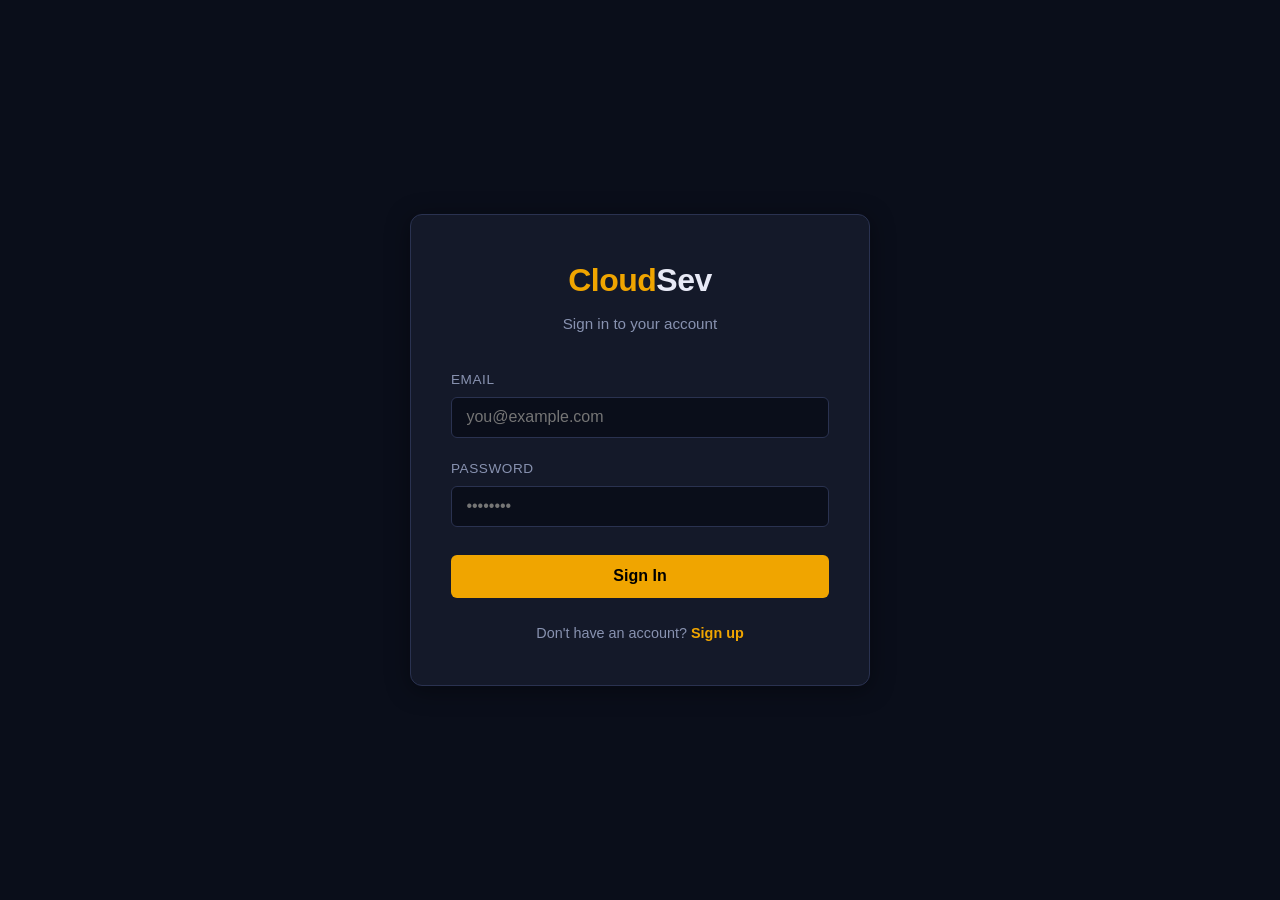
<file: website/index.html>
<!DOCTYPE html>
<html lang="en">
  <head>
    <meta charset="UTF-8" />
    <meta http-equiv="refresh" content="0; url=Login.html" />
    <meta name="viewport" content="width=device-width, initial-scale=1.0" />
    <title>CloudSev</title>
  </head>
  <body>
    <p>Redirecting to <a href="Login.html">CloudSev Login</a>...</p>
  </body>
</html>
</file>
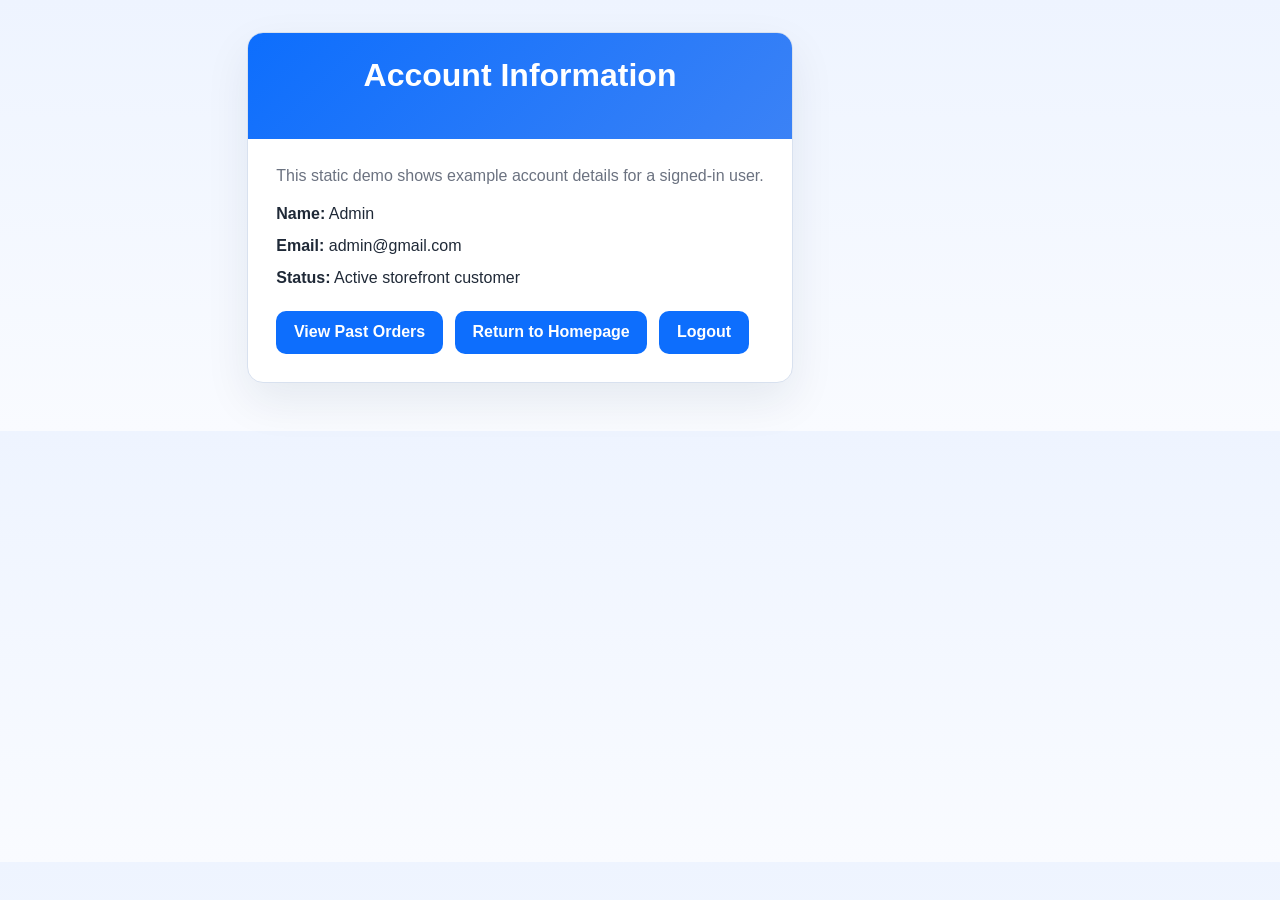
<file: Phase2_Web_Page/AccountInfo.html>
<!DOCTYPE html>
<html lang="en">
  <head>
    <meta charset="UTF-8" />
    <meta name="viewport" content="width=device-width, initial-scale=1.0" />
    <title>CloudSev | Account Info</title>
    <link rel="stylesheet" type="text/css" href="css/bootstrap.css" />
  </head>
  <body>
    <div class="container">
      <div class="row col-md-6 col-md-offset-3">
        <div class="panel panel-primary">
          <div class="panel-heading text-center">
            <h1>Account Information</h1>
          </div>
          <div class="panel-body">
            <p class="page-copy">This static demo shows example account details for a signed-in user.</p>
            <ul class="info-list">
              <li><strong>Name:</strong> Admin</li>
              <li><strong>Email:</strong> admin@gmail.com</li>
              <li><strong>Status:</strong> Active storefront customer</li>
            </ul>

            <div class="inline-actions">
              <a class="button-link" href="UsersPastOrders.html">View Past Orders</a>
              <a class="button-link" href="HomePage.html">Return to Homepage</a>
              <a class="button-link" href="Login.html">Logout</a>
            </div>
          </div>
        </div>
      </div>
    </div>
  </body>
</html>
</file>
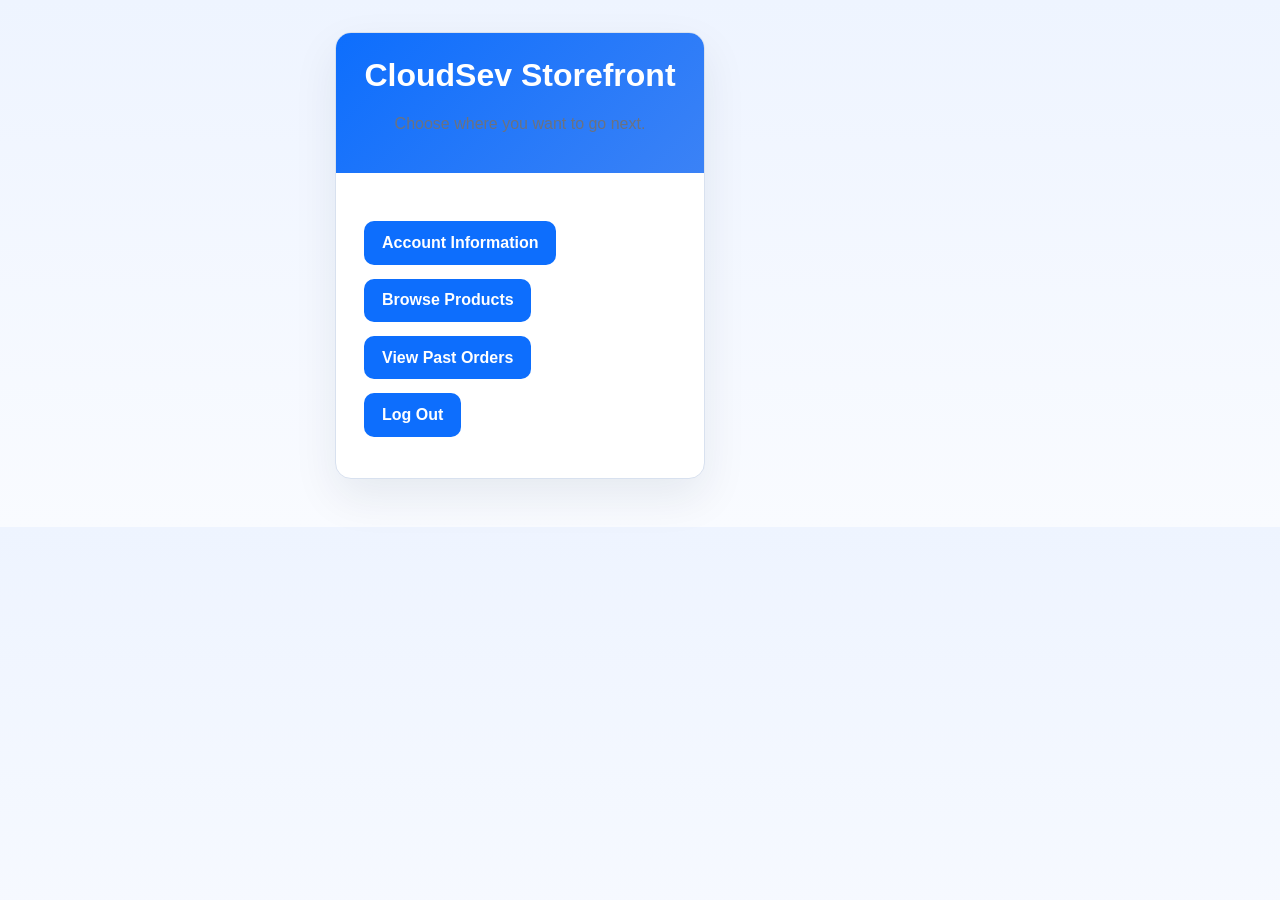
<file: Phase2_Web_Page/HomePage.html>
<!DOCTYPE html>
<html lang="en">
  <head>
    <meta charset="UTF-8" />
    <meta name="viewport" content="width=device-width, initial-scale=1.0" />
    <title>CloudSev | Home</title>
    <link rel="stylesheet" type="text/css" href="css/bootstrap.css" />
  </head>
  <body>
    <div class="container">
      <div class="row col-md-6 col-md-offset-3">
        <div class="panel panel-primary">
          <div class="panel-heading text-center">
            <h1>CloudSev Storefront</h1>
            <p class="subtitle">Choose where you want to go next.</p>
          </div>
          <div class="panel-body">
            <ul class="nav-list">
              <li><a href="AccountInfo.html">Account Information</a></li>
              <li><a href="Products.html">Browse Products</a></li>
              <li><a href="UsersPastOrders.html">View Past Orders</a></li>
              <li><a href="Login.html">Log Out</a></li>
            </ul>
          </div>
        </div>
      </div>
    </div>
  </body>
</html>
</file>
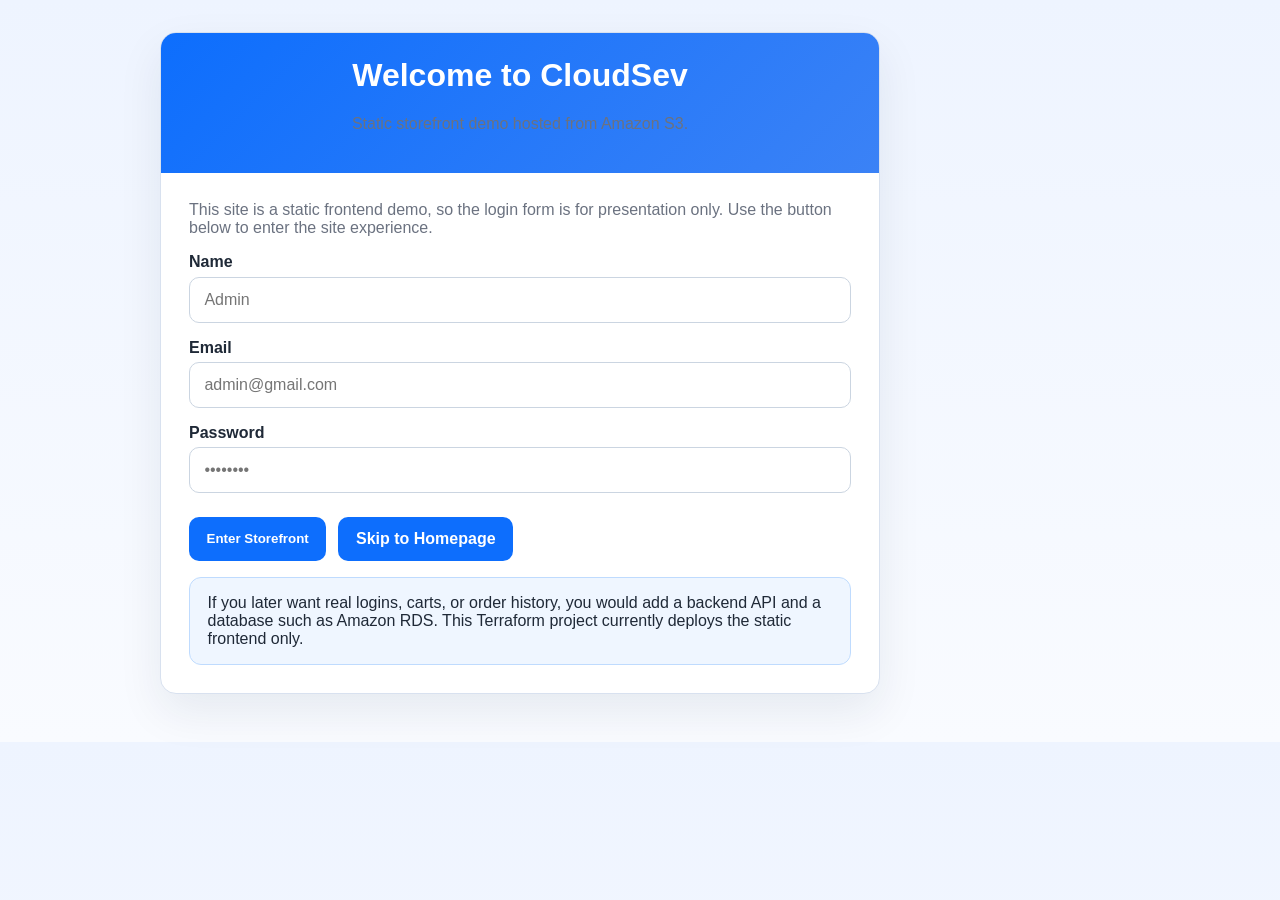
<file: Phase2_Web_Page/Login.html>
<!DOCTYPE html>
<html lang="en">
  <head>
    <meta charset="UTF-8" />
    <meta name="viewport" content="width=device-width, initial-scale=1.0" />
    <title>CloudSev | Login</title>
    <link rel="stylesheet" type="text/css" href="css/bootstrap.css" />
  </head>
  <body>
    <div class="container">
      <div class="row col-md-6 col-md-offset-3">
        <div class="panel panel-primary">
          <div class="panel-heading text-center">
            <h1>Welcome to CloudSev</h1>
            <p class="subtitle">Static storefront demo hosted from Amazon S3.</p>
          </div>
          <div class="panel-body">
            <p class="page-copy">
              This site is a static frontend demo, so the login form is for presentation only.
              Use the button below to enter the site experience.
            </p>

            <form action="HomePage.html" method="get">
              <div class="form-group">
                <label for="name">Name</label>
                <input id="name" type="text" class="form-control" name="name" placeholder="Admin" />
              </div>

              <div class="form-group">
                <label for="email">Email</label>
                <input id="email" type="email" class="form-control" name="email" placeholder="admin@gmail.com" />
              </div>

              <div class="form-group">
                <label for="password">Password</label>
                <input id="password" type="password" class="form-control" name="password" placeholder="••••••••" />
              </div>

              <div class="form-actions">
                <input type="submit" value="Enter Storefront" />
                <a class="button-link" href="HomePage.html">Skip to Homepage</a>
              </div>
            </form>

            <div class="notice">
              If you later want real logins, carts, or order history, you would add a backend API
              and a database such as Amazon RDS. This Terraform project currently deploys the static frontend only.
            </div>
          </div>
        </div>
      </div>
    </div>
  </body>
</html>
</file>
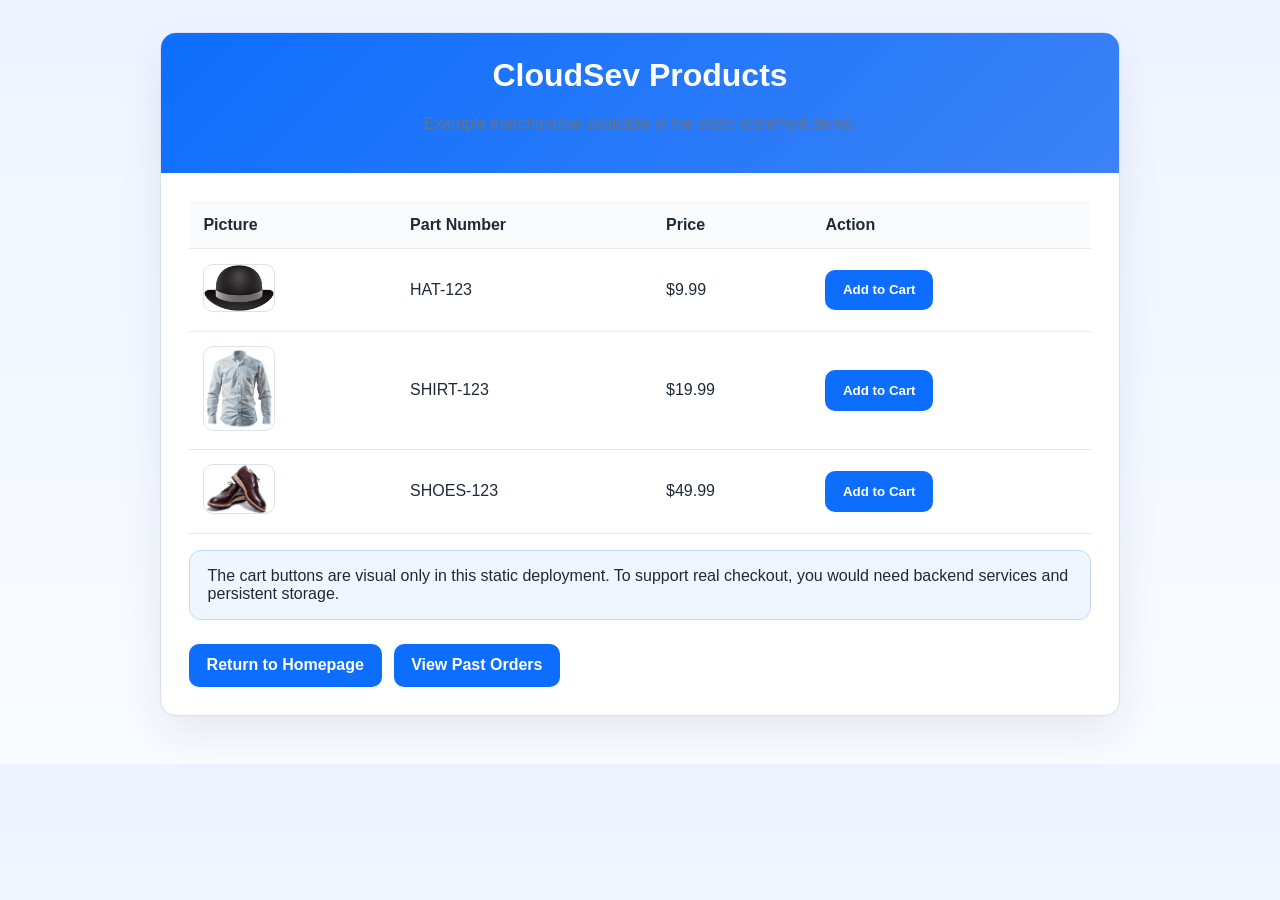
<file: Phase2_Web_Page/Products.html>
<!DOCTYPE html>
<html lang="en">
  <head>
    <meta charset="UTF-8" />
    <meta name="viewport" content="width=device-width, initial-scale=1.0" />
    <title>CloudSev | Products</title>
    <link rel="stylesheet" type="text/css" href="css/bootstrap.css" />
  </head>
  <body>
    <div class="container">
      <div class="panel panel-primary">
        <div class="panel-heading text-center">
          <h1>CloudSev Products</h1>
          <p class="subtitle">Example merchandise available in the static storefront demo.</p>
        </div>
        <div class="panel-body">
          <div class="table-card">
            <table class="product-table">
              <tr>
                <th>Picture</th>
                <th>Part Number</th>
                <th>Price</th>
                <th>Action</th>
              </tr>
              <tr>
                <td><img src="hat.png" alt="CloudSev hat" /></td>
                <td>HAT-123</td>
                <td>$9.99</td>
                <td><button type="button">Add to Cart</button></td>
              </tr>
              <tr>
                <td><img src="shirt.png" alt="CloudSev shirt" /></td>
                <td>SHIRT-123</td>
                <td>$19.99</td>
                <td><button type="button">Add to Cart</button></td>
              </tr>
              <tr>
                <td><img src="shoes.png" alt="CloudSev shoes" /></td>
                <td>SHOES-123</td>
                <td>$49.99</td>
                <td><button type="button">Add to Cart</button></td>
              </tr>
            </table>
          </div>

          <div class="notice">
            The cart buttons are visual only in this static deployment. To support real checkout, you would need
            backend services and persistent storage.
          </div>

          <div class="inline-actions">
            <a class="button-link" href="HomePage.html">Return to Homepage</a>
            <a class="button-link" href="UsersPastOrders.html">View Past Orders</a>
          </div>
        </div>
      </div>
    </div>
  </body>
</html>
</file>
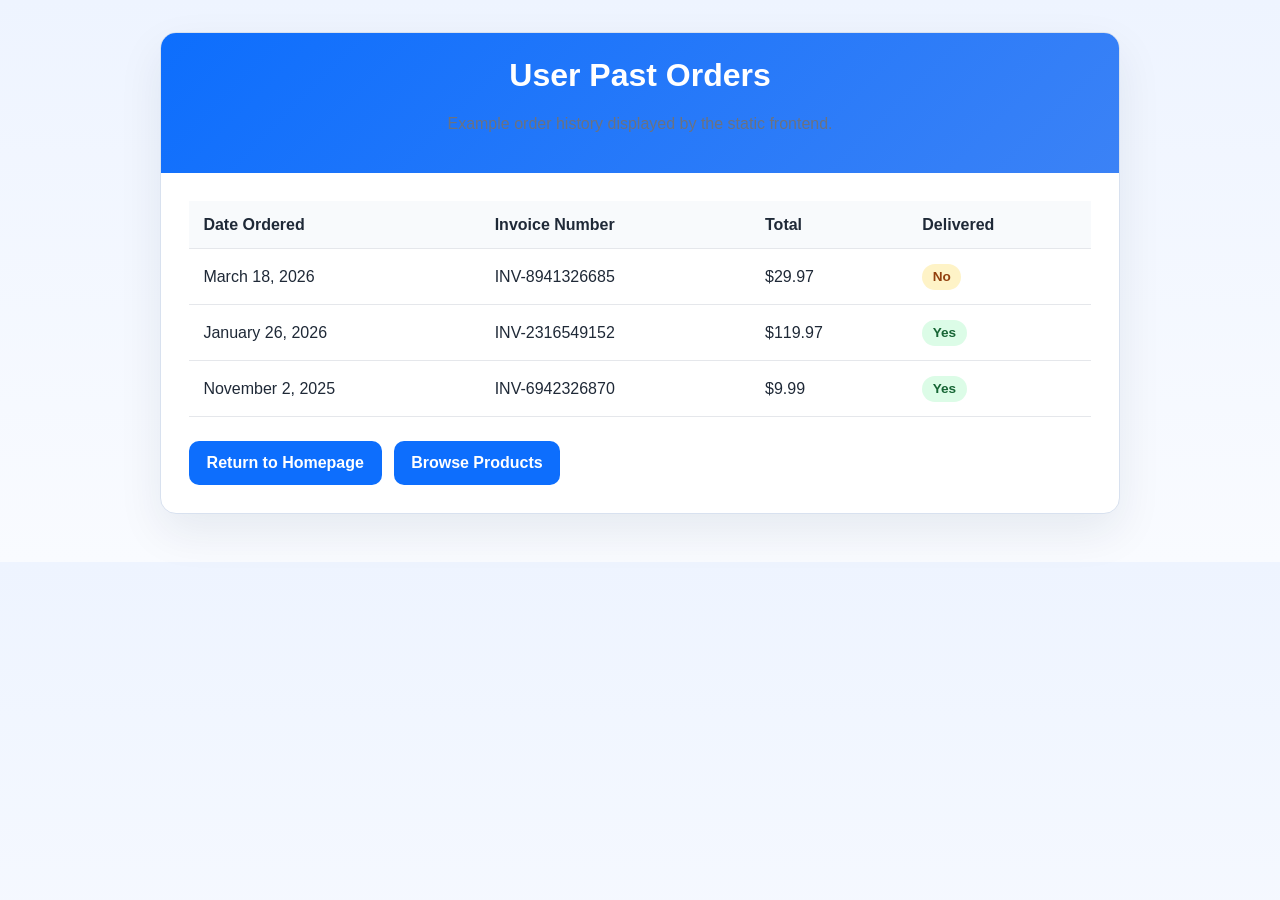
<file: Phase2_Web_Page/UsersPastOrders.html>
<!DOCTYPE html>
<html lang="en">
  <head>
    <meta charset="UTF-8" />
    <meta name="viewport" content="width=device-width, initial-scale=1.0" />
    <title>CloudSev | Past Orders</title>
    <link rel="stylesheet" type="text/css" href="css/bootstrap.css" />
  </head>
  <body>
    <div class="container">
      <div class="panel panel-primary">
        <div class="panel-heading text-center">
          <h1>User Past Orders</h1>
          <p class="subtitle">Example order history displayed by the static frontend.</p>
        </div>
        <div class="panel-body">
          <div class="table-card">
            <table class="orders-table">
              <tr>
                <th>Date Ordered</th>
                <th>Invoice Number</th>
                <th>Total</th>
                <th>Delivered</th>
              </tr>
              <tr>
                <td>March 18, 2026</td>
                <td>INV-8941326685</td>
                <td>$29.97</td>
                <td><span class="badge badge-pending">No</span></td>
              </tr>
              <tr>
                <td>January 26, 2026</td>
                <td>INV-2316549152</td>
                <td>$119.97</td>
                <td><span class="badge badge-success">Yes</span></td>
              </tr>
              <tr>
                <td>November 2, 2025</td>
                <td>INV-6942326870</td>
                <td>$9.99</td>
                <td><span class="badge badge-success">Yes</span></td>
              </tr>
            </table>
          </div>

          <div class="inline-actions">
            <a class="button-link" href="HomePage.html">Return to Homepage</a>
            <a class="button-link" href="Products.html">Browse Products</a>
          </div>
        </div>
      </div>
    </div>
  </body>
</html>
</file>
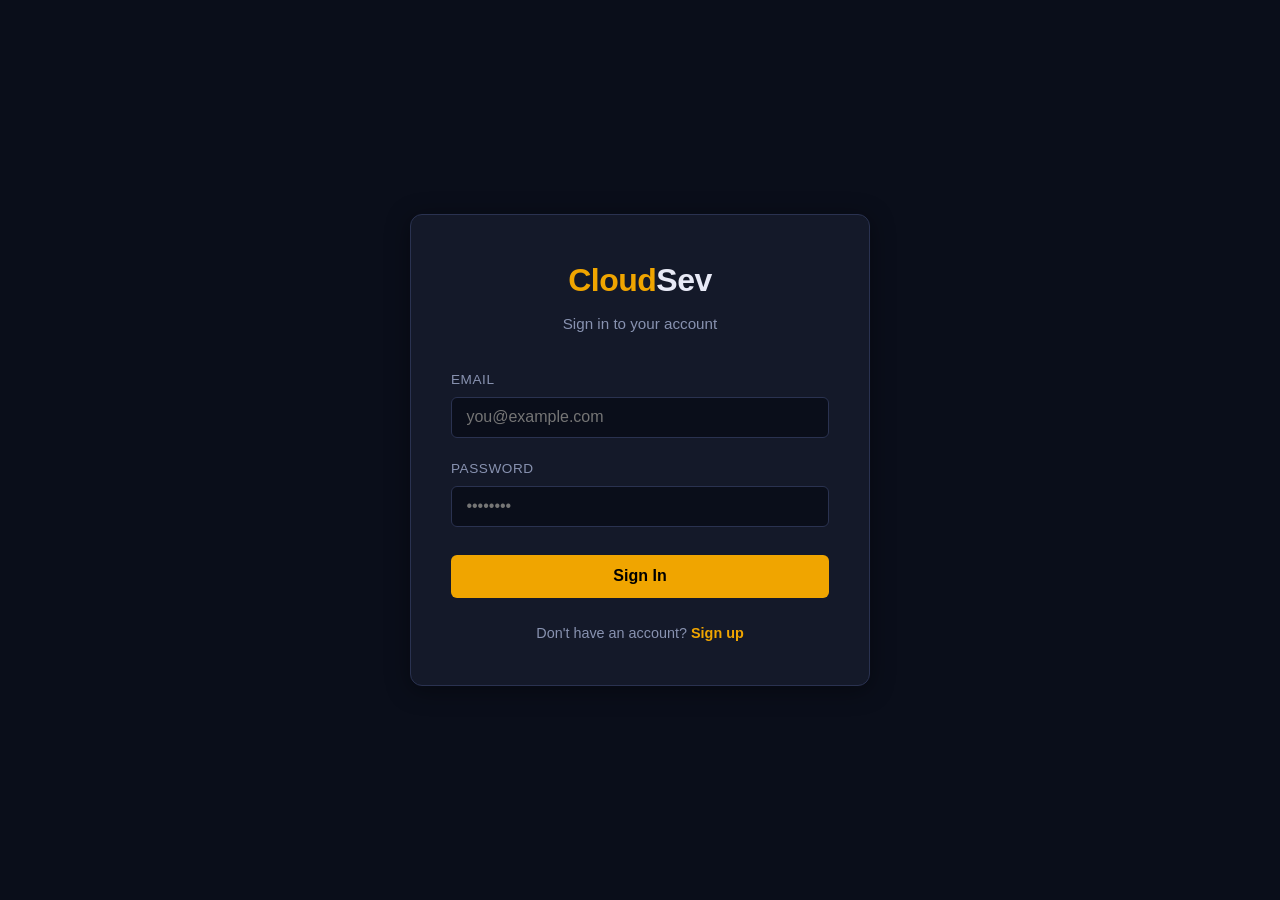
<file: website/CustomPrint.html>
<!DOCTYPE html>
<html lang="en">
<head>
  <meta charset="UTF-8" />
  <meta name="viewport" content="width=device-width, initial-scale=1.0" />
  <title>CloudSev | Custom Print</title>
  <link rel="stylesheet" href="css/app.css" />
</head>
<body>
<nav class="navbar">
  <a class="navbar-brand" href="HomePage.html"><span>Cloud</span>Sev</a>
  <div class="navbar-links">
    <a href="Products.html">Products</a>
    <a href="UsersPastOrders.html">Orders</a>
    <a href="AccountInfo.html">Account</a>
    <button onclick="logout()">Logout</button>
  </div>
</nav>

<div class="container" style="padding-top:2rem; padding-bottom:3rem;">
  <div class="page-header">
    <h1>Custom Print</h1>
    <a href="HomePage.html" class="btn btn-secondary btn-sm">← Home</a>
  </div>

  <div id="alert" class="alert alert-error" style="display:none"></div>
  <div id="alert-success" class="alert alert-success" style="display:none"></div>

  <div id="upload-section" class="card card-wide" style="max-width:100%;">
    <h2 style="font-size:1.1rem; margin-bottom:1.25rem;">Upload Your Design</h2>

    <div class="form-group">
      <label>Design File</label>
      <div id="drop-zone"
        style="border:2px dashed var(--border); border-radius:var(--radius); padding:2.5rem; text-align:center; cursor:pointer; transition:border-color var(--transition);"
        onclick="document.getElementById('file-input').click()">
        <div style="font-size:2.5rem; margin-bottom:0.5rem;">🎨</div>
        <p style="color:var(--text-muted); margin-bottom:0.5rem;">Drag &amp; drop or click to browse</p>
        <p style="font-size:0.8rem; color:var(--text-muted);">Accepted: images (PNG, JPG, GIF, etc.) and PDF</p>
      </div>
      <input type="file" id="file-input" accept="image/*,.pdf" style="display:none" />
    </div>

    <div id="preview-section" style="display:none; margin-bottom:1.25rem;">
      <label>Selected File</label>
      <div style="display:flex; align-items:center; gap:1rem; background:var(--surface-2); border:1px solid var(--border); border-radius:var(--radius-sm); padding:0.75rem 1rem;">
        <img id="preview-img" src="" alt="preview" style="width:60px; height:60px; object-fit:cover; border-radius:4px; display:none;" />
        <div id="preview-icon" style="font-size:2rem; display:none;">📄</div>
        <div>
          <div id="preview-name" style="font-weight:600;"></div>
          <div id="preview-size" style="font-size:0.8rem; color:var(--text-muted);"></div>
        </div>
        <button class="btn btn-danger" style="margin-left:auto;" onclick="clearFile()">✕</button>
      </div>
    </div>

    <div class="form-group">
      <label>Notes (optional)</label>
      <input type="text" id="notes" placeholder="e.g. print on front, size L, blue ink…" />
    </div>

    <button class="btn btn-primary" id="upload-btn" onclick="uploadAndReview()" disabled>Upload &amp; Review</button>
  </div>

  <div id="confirm-section" class="card card-wide" style="display:none; max-width:100%; margin-top:1.5rem;">
    <h2 style="font-size:1.1rem; margin-bottom:1.25rem;">Review Your Order</h2>
    <ul class="info-list">
      <li><strong>File</strong> <span id="confirm-file"></span></li>
      <li><strong>Notes</strong> <span id="confirm-notes"></span></li>
      <li><strong>Price</strong> <span style="color:var(--gold); font-weight:700;">$25.00</span></li>
    </ul>
    <div style="display:flex; gap:0.75rem; margin-top:1.25rem; flex-wrap:wrap;">
      <button class="btn btn-primary" style="width:auto;" id="order-btn" onclick="placeOrder()">Place Order</button>
      <button class="btn btn-secondary btn-sm" onclick="cancelOrder()">Cancel</button>
    </div>
  </div>
</div>

<script src="js/api.js"></script>
<script>
  if (!requireAuth()) throw new Error("redirecting");

  let uploadedKey = null;
  let selectedFile = null;

  const fileInput = document.getElementById("file-input");
  const dropZone = document.getElementById("drop-zone");

  fileInput.addEventListener("change", () => {
    if (fileInput.files[0]) setFile(fileInput.files[0]);
  });

  dropZone.addEventListener("dragover", e => {
    e.preventDefault();
    dropZone.style.borderColor = "var(--gold)";
  });

  dropZone.addEventListener("dragleave", () => {
    dropZone.style.borderColor = "var(--border)";
  });

  dropZone.addEventListener("drop", e => {
    e.preventDefault();
    dropZone.style.borderColor = "var(--border)";
    if (e.dataTransfer.files[0]) setFile(e.dataTransfer.files[0]);
  });

  function setFile(file) {
    selectedFile = file;
    document.getElementById("preview-name").textContent = file.name;
    document.getElementById("preview-size").textContent = (file.size / 1024).toFixed(1) + " KB";
    document.getElementById("preview-section").style.display = "";
    document.getElementById("upload-btn").disabled = false;
    const img = document.getElementById("preview-img");
    const icon = document.getElementById("preview-icon");
    if (file.type.startsWith("image/")) {
      img.src = URL.createObjectURL(file);
      img.style.display = "";
      icon.style.display = "none";
    } else {
      img.style.display = "none";
      icon.style.display = "";
    }
  }

  function clearFile() {
    selectedFile = null;
    fileInput.value = "";
    document.getElementById("preview-section").style.display = "none";
    document.getElementById("upload-btn").disabled = true;
  }

  async function uploadAndReview() {
    const btn = document.getElementById("upload-btn");
    btn.disabled = true;
    btn.textContent = "Uploading…";
    document.getElementById("alert").style.display = "none";
    try {
      const { uploadUrl, key } = await api.getCustomPrintUploadUrl(
        selectedFile.name,
        selectedFile.type || "application/octet-stream"
      );
      const s3Res = await fetch(uploadUrl, {
        method: "PUT",
        body: selectedFile,
        headers: { "Content-Type": selectedFile.type || "application/octet-stream" },
      });
      if (!s3Res.ok) throw new Error(`Upload failed (${s3Res.status})`);
      uploadedKey = key;
      document.getElementById("confirm-file").textContent = selectedFile.name;
      document.getElementById("confirm-notes").textContent =
        document.getElementById("notes").value || "—";
      document.getElementById("upload-section").style.display = "none";
      document.getElementById("confirm-section").style.display = "";
    } catch (err) {
      const alertEl = document.getElementById("alert");
      alertEl.textContent = err.message;
      alertEl.style.display = "";
      btn.disabled = false;
      btn.textContent = "Upload & Review";
    }
  }

  async function placeOrder() {
    const btn = document.getElementById("order-btn");
    btn.disabled = true;
    btn.textContent = "Placing…";
    document.getElementById("alert").style.display = "none";
    try {
      const notes = document.getElementById("notes").value;
      const { orderId } = await api.placeCustomPrintOrder(uploadedKey, notes);
      document.getElementById("confirm-section").style.display = "none";
      const success = document.getElementById("alert-success");
      success.textContent = `Order placed! Order ID: ${orderId.slice(0, 8).toUpperCase()}`;
      success.style.display = "";
    } catch (err) {
      const alertEl = document.getElementById("alert");
      alertEl.textContent = err.message;
      alertEl.style.display = "";
      btn.disabled = false;
      btn.textContent = "Place Order";
    }
  }

  function cancelOrder() {
    uploadedKey = null;
    document.getElementById("confirm-section").style.display = "none";
    document.getElementById("upload-section").style.display = "";
    document.getElementById("upload-btn").disabled = !selectedFile;
    document.getElementById("upload-btn").textContent = "Upload & Review";
  }
</script>
</body>
</html>
</file>
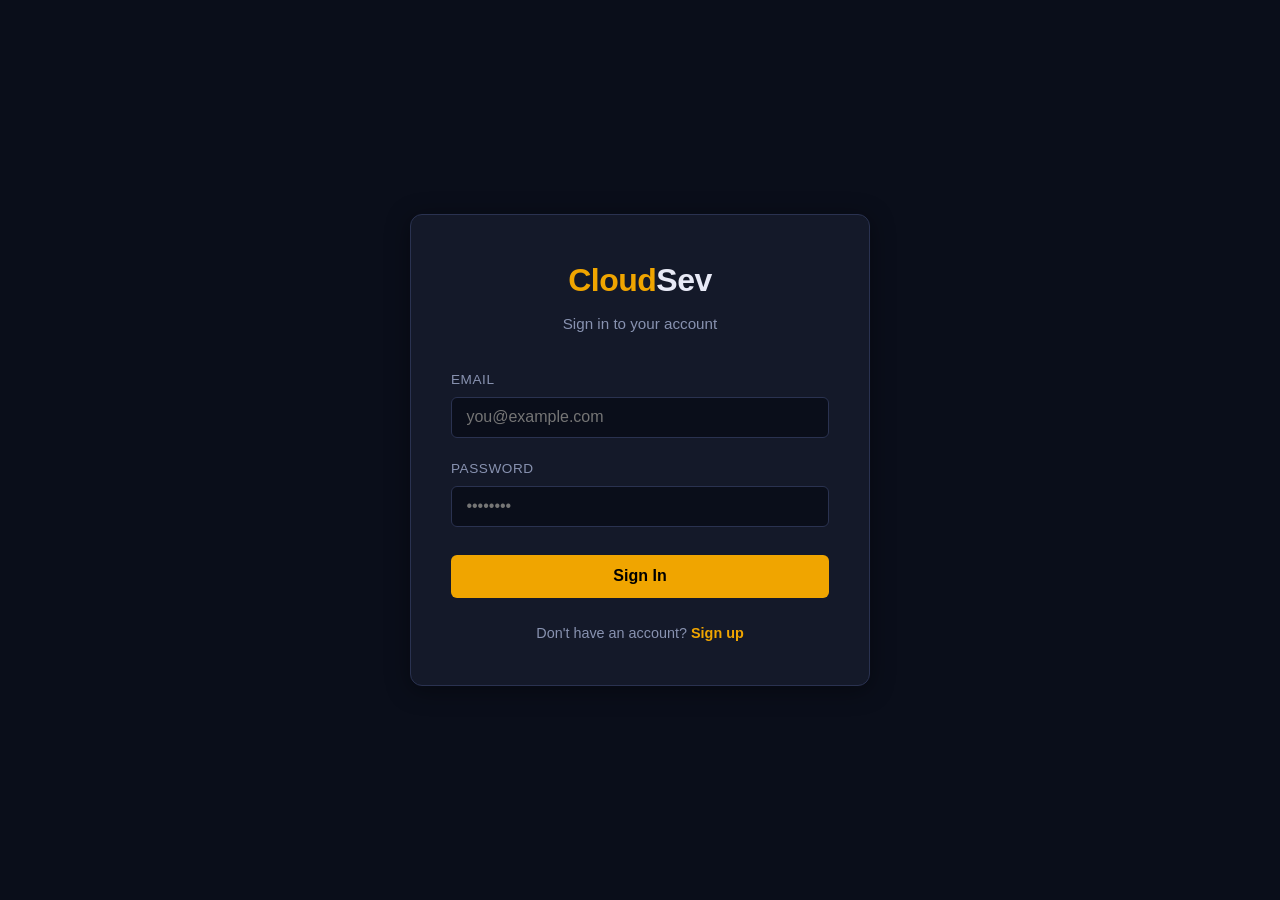
<file: website/Login.html>
<!DOCTYPE html>
<html lang="en">
<head>
  <meta charset="UTF-8" />
  <meta name="viewport" content="width=device-width, initial-scale=1.0" />
  <title>CloudSev | Login</title>
  <link rel="stylesheet" href="css/app.css" />
</head>
<body>
<div class="page-center">
  <div class="card">
    <div class="card-header">
      <h1><span class="logo-accent">Cloud</span>Sev</h1>
      <p id="form-subtitle">Sign in to your account</p>
    </div>

    <div id="alert" class="alert alert-error" style="display:none"></div>

    <!-- LOGIN FORM -->
    <form id="login-form">
      <div class="form-group">
        <label for="email">Email</label>
        <input id="email" type="email" placeholder="you@example.com" required />
      </div>
      <div class="form-group">
        <label for="password">Password</label>
        <input id="password" type="password" placeholder="••••••••" required />
      </div>
      <button type="submit" class="btn btn-primary" id="submit-btn">Sign In</button>
    </form>

    <!-- SIGNUP FORM (hidden by default) -->
    <form id="signup-form" style="display:none">
      <div class="form-group">
        <label for="name">Full Name</label>
        <input id="name" type="text" placeholder="Jane Doe" required />
      </div>
      <div class="form-group">
        <label for="email2">Email</label>
        <input id="email2" type="email" placeholder="you@example.com" required />
      </div>
      <div class="form-group">
        <label for="password2">Password</label>
        <input id="password2" type="password" placeholder="At least 6 characters" required minlength="6" />
      </div>
      <button type="submit" class="btn btn-primary" id="signup-btn">Create Account</button>
    </form>

    <div class="auth-toggle">
      <span id="toggle-text">Don't have an account?</span>
      <a id="toggle-link" onclick="toggleForm()">Sign up</a>
    </div>
  </div>
</div>

<script src="js/api.js"></script>
<script>
  // If already logged in, skip to home
  if (getUser()) window.location.href = "HomePage.html";

  let isLogin = true;

  function toggleForm() {
    isLogin = !isLogin;
    document.getElementById("login-form").style.display = isLogin ? "" : "none";
    document.getElementById("signup-form").style.display = isLogin ? "none" : "";
    document.getElementById("form-subtitle").textContent = isLogin ? "Sign in to your account" : "Create a new account";
    document.getElementById("toggle-text").textContent = isLogin ? "Don't have an account?" : "Already have an account?";
    document.getElementById("toggle-link").textContent = isLogin ? "Sign up" : "Sign in";
    document.getElementById("alert").style.display = "none";
  }

  function showAlert(msg) {
    const el = document.getElementById("alert");
    el.textContent = msg;
    el.style.display = "";
  }

  function saveAndRedirect(data) {
    localStorage.setItem("token", data.token);
    window.location.href = "HomePage.html";
  }

  document.getElementById("login-form").addEventListener("submit", async (e) => {
    e.preventDefault();
    const btn = document.getElementById("submit-btn");
    btn.disabled = true;
    btn.textContent = "Signing in…";
    try {
      const data = await api.login(
        document.getElementById("email").value,
        document.getElementById("password").value
      );
      saveAndRedirect(data);
    } catch (err) {
      showAlert(err.message);
      btn.disabled = false;
      btn.textContent = "Sign In";
    }
  });

  document.getElementById("signup-form").addEventListener("submit", async (e) => {
    e.preventDefault();
    const btn = document.getElementById("signup-btn");
    btn.disabled = true;
    btn.textContent = "Creating account…";
    try {
      const data = await api.signup(
        document.getElementById("name").value,
        document.getElementById("email2").value,
        document.getElementById("password2").value
      );
      saveAndRedirect(data);
    } catch (err) {
      showAlert(err.message);
      btn.disabled = false;
      btn.textContent = "Create Account";
    }
  });
</script>
</body>
</html>
</file>
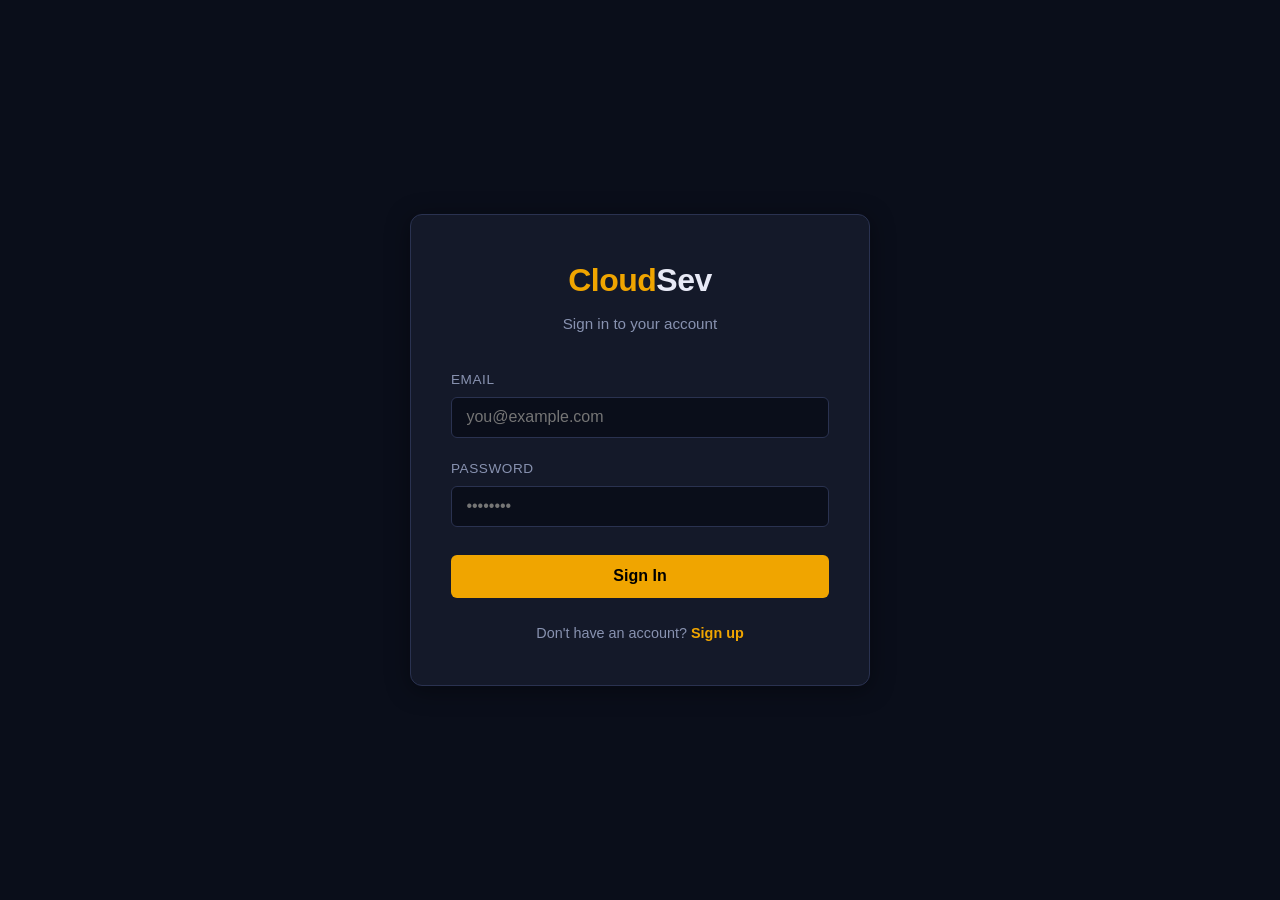
<file: website/Products.html>
<!DOCTYPE html>
<html lang="en">
<head>
  <meta charset="UTF-8" />
  <meta name="viewport" content="width=device-width, initial-scale=1.0" />
  <title>CloudSev | Products</title>
  <link rel="stylesheet" href="css/app.css" />
</head>
<body>
<nav class="navbar">
  <a class="navbar-brand" href="HomePage.html"><span>Cloud</span>Sev</a>
  <div class="navbar-links">
    <a href="UsersPastOrders.html">Orders</a>
    <a href="AccountInfo.html">Account</a>
    <a href="#cart">Cart <span class="cart-badge" id="cart-count">0</span></a>
    <button onclick="logout()">Logout</button>
  </div>
</nav>

<div class="container" style="padding-top:2rem; padding-bottom:3rem;">
  <div class="page-header">
    <h1>Products</h1>
    <a href="HomePage.html" class="btn btn-secondary btn-sm">← Home</a>
  </div>

  <div id="alert" class="alert alert-error" style="display:none"></div>
  <div id="alert-success" class="alert alert-success" style="display:none"></div>

  <div id="products-loading" class="loading-state">
    <div class="spinner"></div>
    <p style="margin-top:1rem;">Loading products…</p>
  </div>
  <div id="products-grid" class="products-grid" style="display:none"></div>

  <!-- CART PANEL -->
  <div id="cart" class="cart-panel" style="display:none">
    <h2>🛒 Your Cart</h2>
    <div id="cart-items"></div>
    <div class="cart-total" id="cart-total" style="display:none"></div>
    <div style="margin-top:1rem; display:flex; gap:0.75rem; flex-wrap:wrap;">
      <button class="btn btn-primary" style="width:auto;" onclick="checkout()" id="checkout-btn">Checkout</button>
      <a href="UsersPastOrders.html" class="btn btn-secondary btn-sm">View Orders</a>
    </div>
  </div>
</div>

<script src="js/api.js"></script>
<script>
  if (!requireAuth()) throw new Error("redirecting");

  let cartItems = [];

  function renderCart() {
    const count = cartItems.reduce((s, i) => s + i.quantity, 0);
    document.getElementById("cart-count").textContent = count;
    const panel = document.getElementById("cart");
    const itemsEl = document.getElementById("cart-items");
    const totalEl = document.getElementById("cart-total");

    if (count === 0) {
      panel.style.display = "none";
      return;
    }
    panel.style.display = "";
    let total = 0;
    itemsEl.innerHTML = cartItems.map(item => {
      total += item.price * item.quantity;
      return `<div class="cart-item">
        <div>
          <div class="cart-item-name">${item.name}</div>
          <div class="cart-item-meta">${item.partNumber} · qty ${item.quantity}</div>
        </div>
        <div style="display:flex; align-items:center; gap:1rem;">
          <span style="font-weight:700; color:var(--gold);">$${(item.price * item.quantity).toFixed(2)}</span>
          <button class="btn btn-danger" onclick="removeItem('${item.productId}')">✕</button>
        </div>
      </div>`;
    }).join("");
    totalEl.style.display = "";
    totalEl.textContent = `Total: $${total.toFixed(2)}`;
  }

  async function loadProducts() {
    try {
      const products = await api.products();
      document.getElementById("products-loading").style.display = "none";
      const grid = document.getElementById("products-grid");
      grid.style.display = "";
      grid.innerHTML = products.map(p => `
        <div class="product-card">
          <img src="${p.imageUrl}" alt="${p.name}" onerror="this.style.background='var(--surface-2)'" />
          <div class="product-card-body">
            <div class="product-card-name">${p.name}</div>
            <div class="product-card-part">${p.partNumber}</div>
            <div class="product-card-price">$${p.price.toFixed(2)}</div>
            <button class="btn btn-primary btn-sm" onclick="addToCart('${p.productId}', this)">Add to Cart</button>
          </div>
        </div>`).join("");
    } catch (err) {
      document.getElementById("products-loading").style.display = "none";
      const alert = document.getElementById("alert");
      alert.textContent = "Failed to load products: " + err.message;
      alert.style.display = "";
    }
  }

  async function loadCart() {
    try {
      cartItems = await api.getCart();
      renderCart();
    } catch {}
  }

  async function addToCart(productId, btn) {
    const orig = btn.textContent;
    btn.disabled = true;
    btn.textContent = "Adding…";
    try {
      await api.addToCart(productId, 1);
      cartItems = await api.getCart();
      renderCart();
      const success = document.getElementById("alert-success");
      success.textContent = "Added to cart!";
      success.style.display = "";
      setTimeout(() => success.style.display = "none", 2000);
      btn.textContent = "✓ Added";
      setTimeout(() => { btn.textContent = orig; btn.disabled = false; }, 2000);
    } catch (err) {
      const alertEl = document.getElementById("alert");
      alertEl.textContent = err.message;
      alertEl.style.display = "";
      btn.textContent = orig;
      btn.disabled = false;
    }
  }

  async function removeItem(productId) {
    try {
      await api.removeFromCart(productId);
      cartItems = await api.getCart();
      renderCart();
    } catch (err) {
      const alertEl = document.getElementById("alert");
      alertEl.textContent = err.message;
      alertEl.style.display = "";
    }
  }

  async function checkout() {
    const btn = document.getElementById("checkout-btn");
    btn.disabled = true;
    btn.textContent = "Processing…";
    try {
      const order = await api.checkout();
      cartItems = [];
      renderCart();
      const success = document.getElementById("alert-success");
      success.textContent = `Order placed! Total: $${order.total}. Order ID: ${order.orderId.slice(0,8)}…`;
      success.style.display = "";
    } catch (err) {
      const alertEl = document.getElementById("alert");
      alertEl.textContent = err.message;
      alertEl.style.display = "";
    } finally {
      btn.disabled = false;
      btn.textContent = "Checkout";
    }
  }

  loadProducts();
  loadCart();
</script>
</body>
</html>
</file>
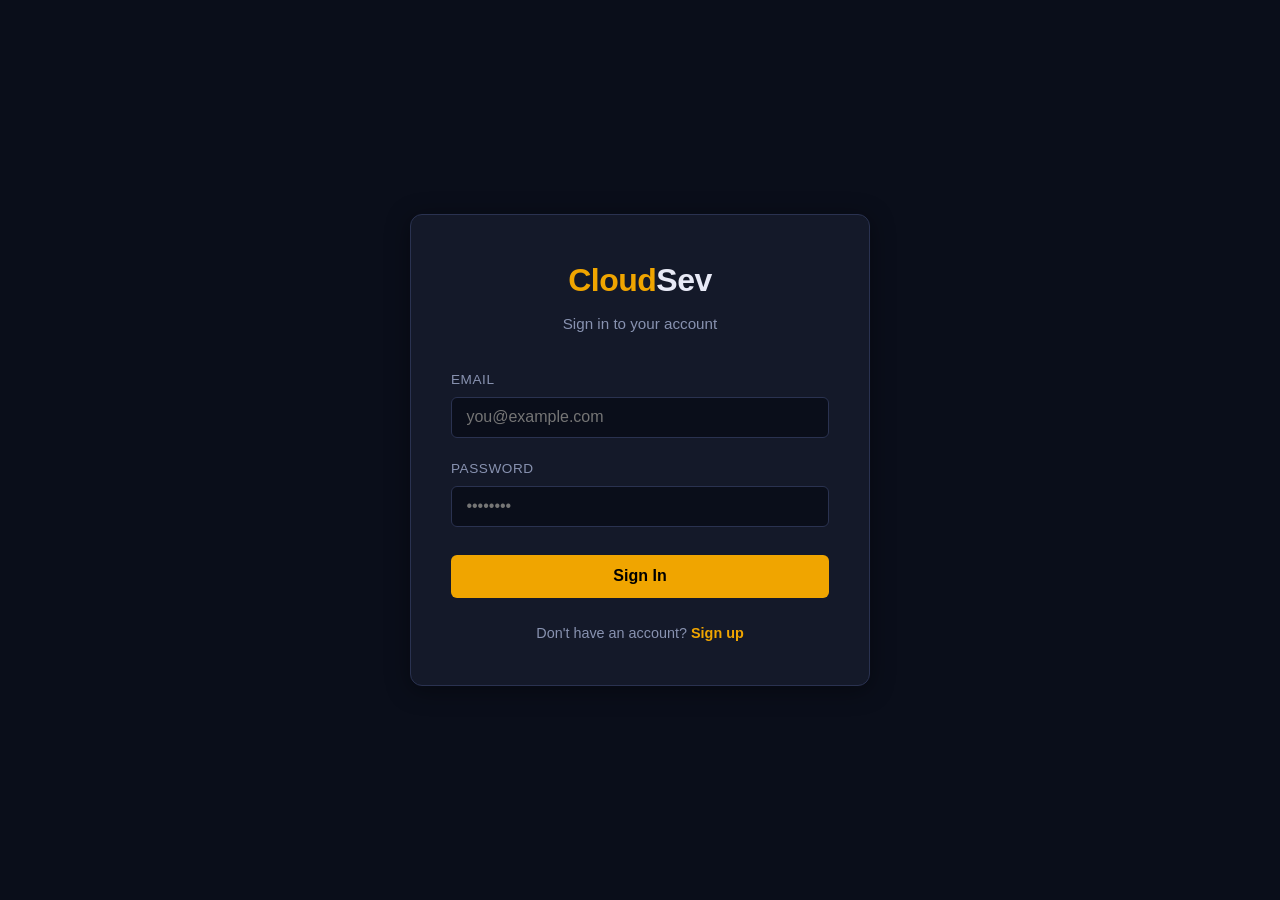
<file: website/UsersPastOrders.html>
<!DOCTYPE html>
<html lang="en">
<head>
  <meta charset="UTF-8" />
  <meta name="viewport" content="width=device-width, initial-scale=1.0" />
  <title>CloudSev | Orders</title>
  <link rel="stylesheet" href="css/app.css" />
</head>
<body>
<nav class="navbar">
  <a class="navbar-brand" href="HomePage.html"><span>Cloud</span>Sev</a>
  <div class="navbar-links">
    <a href="Products.html">Products</a>
    <a href="AccountInfo.html">Account</a>
    <button onclick="logout()">Logout</button>
  </div>
</nav>

<div class="container" style="padding-top:2rem; padding-bottom:3rem;">
  <div class="page-header">
    <h1>Past Orders</h1>
    <a href="Products.html" class="btn btn-secondary btn-sm">Continue Shopping</a>
  </div>

  <div id="loading" class="loading-state">
    <div class="spinner"></div>
    <p style="margin-top:1rem;">Loading orders…</p>
  </div>

  <div id="empty" class="empty-state" style="display:none">
    <div class="empty-state-icon">📦</div>
    <p>No orders yet. <a href="Products.html" style="color:var(--gold);">Start shopping</a>.</p>
  </div>

  <div id="orders-list" style="display:none"></div>
</div>

<script src="js/api.js"></script>
<script>
  if (!requireAuth()) throw new Error("redirecting");

  function escHtml(s) {
    return String(s)
      .replace(/&/g, "&amp;")
      .replace(/</g, "&lt;")
      .replace(/>/g, "&gt;")
      .replace(/"/g, "&quot;");
  }

  function renderOrders(orders) {
    document.getElementById("loading").style.display = "none";
    if (orders.length === 0) {
      document.getElementById("empty").style.display = "";
      return;
    }
    const container = document.getElementById("orders-list");
    container.style.display = "";
    container.innerHTML = orders.map(order => `
      <div class="card card-wide" style="max-width:100%; margin-bottom:1.5rem;">
        <div style="display:flex; justify-content:space-between; align-items:center; margin-bottom:1rem; flex-wrap:wrap; gap:0.5rem;">
          <div>
            <div style="font-weight:700;">Order #${order.orderId.slice(0,8).toUpperCase()}${order.type === 'custom-print' ? ' <span style="font-size:0.75rem; color:var(--gold); font-weight:400;">Custom Print</span>' : ''}</div>
            <div style="font-size:0.85rem; color:var(--text-muted);">${order.date}</div>
          </div>
          <div style="display:flex; align-items:center; gap:1rem;">
            <span style="font-size:1.2rem; font-weight:700; color:var(--gold);">$${parseFloat(order.total).toFixed(2)}</span>
            <span class="badge ${order.delivered ? 'badge-success' : 'badge-pending'}">${order.delivered ? 'Delivered' : 'Pending'}</span>
          </div>
        </div>
        ${order.type === 'custom-print'
          ? `<ul class="info-list">
               <li><strong>Design</strong> <span>${order.designKey ? escHtml(order.designKey.split('/').pop()) : '—'}</span></li>
               <li><strong>Notes</strong> <span>${escHtml(order.notes || '—')}</span></li>
             </ul>`
          : `<div class="table-wrap">
               <table>
                 <thead>
                   <tr><th>Item</th><th>Part #</th><th>Price</th><th>Qty</th></tr>
                 </thead>
                 <tbody>
                   ${(order.items || []).map(item => `
                     <tr>
                       <td>${item.name}</td>
                       <td style="color:var(--text-muted);">${item.partNumber}</td>
                       <td>$${parseFloat(item.price).toFixed(2)}</td>
                       <td>${item.quantity}</td>
                     </tr>`).join("")}
                 </tbody>
               </table>
             </div>`}
      </div>`).join("");
  }

  api.getOrders()
    .then(renderOrders)
    .catch(err => {
      document.getElementById("loading").innerHTML =
        `<p style="color:var(--danger);">Failed to load orders: ${err.message}</p>`;
    });
</script>
</body>
</html>
</file>
<file: website/css/app.css>
/* ============================================================
   CloudSev Design System
   ============================================================ */

:root {
  --bg:          #0a0e1a;
  --surface:     #141929;
  --surface-2:   #1e2540;
  --border:      #2a3250;
  --gold:        #f0a500;
  --gold-hover:  #ffc840;
  --text:        #e8eaf6;
  --text-muted:  #8892b0;
  --success:     #4caf82;
  --danger:      #e05263;
  --radius:      12px;
  --radius-sm:   6px;
  --shadow:      0 4px 24px rgba(0,0,0,0.4);
  --transition:  0.18s ease;
}

*, *::before, *::after { box-sizing: border-box; margin: 0; padding: 0; }

html { font-size: 16px; }

body {
  background: var(--bg);
  color: var(--text);
  font-family: -apple-system, BlinkMacSystemFont, "Segoe UI", Roboto, sans-serif;
  min-height: 100vh;
  line-height: 1.6;
}

/* ── Layout ── */
.page-center {
  min-height: 100vh;
  display: flex;
  align-items: center;
  justify-content: center;
  padding: 2rem 1rem;
}

.container {
  width: 100%;
  max-width: 1100px;
  margin: 0 auto;
  padding: 0 1.5rem;
}

/* ── Card ── */
.card {
  background: var(--surface);
  border: 1px solid var(--border);
  border-radius: var(--radius);
  box-shadow: var(--shadow);
  padding: 2.5rem;
  width: 100%;
  max-width: 460px;
}

.card-wide { max-width: 860px; }

.card-header {
  text-align: center;
  margin-bottom: 2rem;
}

.card-header h1 {
  font-size: 2rem;
  font-weight: 700;
  letter-spacing: -0.5px;
  color: var(--text);
}

.card-header p {
  color: var(--text-muted);
  margin-top: 0.4rem;
  font-size: 0.95rem;
}

.logo-accent { color: var(--gold); }

/* ── Navigation bar ── */
.navbar {
  background: var(--surface);
  border-bottom: 1px solid var(--border);
  padding: 0 1.5rem;
  height: 64px;
  display: flex;
  align-items: center;
  justify-content: space-between;
  position: sticky;
  top: 0;
  z-index: 100;
}

.navbar-brand {
  font-size: 1.3rem;
  font-weight: 700;
  color: var(--text);
  text-decoration: none;
}

.navbar-brand span { color: var(--gold); }

.navbar-links { display: flex; align-items: center; gap: 0.25rem; }

.navbar-links a, .navbar-links button {
  color: var(--text-muted);
  text-decoration: none;
  font-size: 0.9rem;
  padding: 0.4rem 0.75rem;
  border-radius: var(--radius-sm);
  border: none;
  background: none;
  cursor: pointer;
  transition: color var(--transition), background var(--transition);
}

.navbar-links a:hover, .navbar-links button:hover {
  color: var(--text);
  background: var(--surface-2);
}

.cart-badge {
  background: var(--gold);
  color: #000;
  font-size: 0.7rem;
  font-weight: 700;
  border-radius: 999px;
  padding: 1px 6px;
  margin-left: 4px;
  vertical-align: middle;
}

/* ── Forms ── */
.form-group { margin-bottom: 1.25rem; }

label {
  display: block;
  font-size: 0.85rem;
  font-weight: 500;
  color: var(--text-muted);
  margin-bottom: 0.4rem;
  text-transform: uppercase;
  letter-spacing: 0.04em;
}

input[type="text"],
input[type="email"],
input[type="password"] {
  width: 100%;
  background: var(--bg);
  border: 1px solid var(--border);
  border-radius: var(--radius-sm);
  color: var(--text);
  font-size: 1rem;
  padding: 0.65rem 0.9rem;
  outline: none;
  transition: border-color var(--transition), box-shadow var(--transition);
}

input:focus {
  border-color: var(--gold);
  box-shadow: 0 0 0 3px rgba(240,165,0,0.15);
}

/* ── Buttons ── */
.btn {
  display: inline-flex;
  align-items: center;
  justify-content: center;
  gap: 0.4rem;
  padding: 0.65rem 1.4rem;
  border-radius: var(--radius-sm);
  font-size: 0.95rem;
  font-weight: 600;
  cursor: pointer;
  border: none;
  transition: background var(--transition), transform var(--transition), opacity var(--transition);
  text-decoration: none;
}

.btn:active { transform: translateY(1px); }

.btn-primary {
  background: var(--gold);
  color: #000;
  width: 100%;
  padding: 0.8rem;
  font-size: 1rem;
  margin-top: 0.5rem;
}

.btn-primary:hover { background: var(--gold-hover); }

.btn-secondary {
  background: var(--surface-2);
  color: var(--text);
  border: 1px solid var(--border);
}

.btn-secondary:hover { background: var(--border); }

.btn-danger {
  background: transparent;
  color: var(--danger);
  border: 1px solid var(--danger);
  padding: 0.3rem 0.7rem;
  font-size: 0.8rem;
}

.btn-danger:hover { background: var(--danger); color: #fff; }

.btn-sm { padding: 0.4rem 0.9rem; font-size: 0.85rem; }

.btn:disabled { opacity: 0.5; cursor: not-allowed; }

/* ── Auth toggle ── */
.auth-toggle {
  text-align: center;
  margin-top: 1.5rem;
  font-size: 0.9rem;
  color: var(--text-muted);
}

.auth-toggle a {
  color: var(--gold);
  text-decoration: none;
  font-weight: 600;
  cursor: pointer;
}

.auth-toggle a:hover { color: var(--gold-hover); }

/* ── Home nav cards ── */
.nav-cards {
  display: grid;
  grid-template-columns: repeat(auto-fit, minmax(180px, 1fr));
  gap: 1rem;
  margin-top: 0.5rem;
}

.nav-card {
  background: var(--surface-2);
  border: 1px solid var(--border);
  border-radius: var(--radius);
  padding: 1.5rem;
  text-align: center;
  text-decoration: none;
  color: var(--text);
  transition: border-color var(--transition), transform var(--transition), box-shadow var(--transition);
  cursor: pointer;
}

.nav-card:hover {
  border-color: var(--gold);
  transform: translateY(-3px);
  box-shadow: 0 8px 24px rgba(240,165,0,0.12);
}

.nav-card-icon { font-size: 2rem; margin-bottom: 0.75rem; }
.nav-card-label { font-weight: 600; font-size: 0.95rem; }
.nav-card-sub { font-size: 0.8rem; color: var(--text-muted); margin-top: 0.3rem; }

/* ── Product grid ── */
.products-grid {
  display: grid;
  grid-template-columns: repeat(auto-fill, minmax(240px, 1fr));
  gap: 1.5rem;
  margin-top: 1.5rem;
}

.product-card {
  background: var(--surface);
  border: 1px solid var(--border);
  border-radius: var(--radius);
  overflow: hidden;
  transition: border-color var(--transition), transform var(--transition);
}

.product-card:hover {
  border-color: var(--gold);
  transform: translateY(-2px);
}

.product-card img {
  width: 100%;
  height: 180px;
  object-fit: cover;
  background: var(--surface-2);
}

.product-card-body { padding: 1.2rem; }
.product-card-name { font-weight: 700; font-size: 1rem; }
.product-card-part { font-size: 0.8rem; color: var(--text-muted); margin-top: 0.2rem; }
.product-card-price { font-size: 1.3rem; font-weight: 700; color: var(--gold); margin: 0.75rem 0; }

/* ── Cart panel ── */
.cart-panel {
  background: var(--surface-2);
  border: 1px solid var(--border);
  border-radius: var(--radius);
  padding: 1.5rem;
  margin-top: 2rem;
}

.cart-panel h2 { font-size: 1.1rem; margin-bottom: 1rem; }

.cart-item {
  display: flex;
  align-items: center;
  justify-content: space-between;
  padding: 0.75rem 0;
  border-bottom: 1px solid var(--border);
}

.cart-item:last-child { border-bottom: none; }
.cart-item-name { font-weight: 600; }
.cart-item-meta { font-size: 0.85rem; color: var(--text-muted); }
.cart-total { font-size: 1.1rem; font-weight: 700; color: var(--gold); margin-top: 1rem; }

/* ── Tables ── */
.table-wrap { overflow-x: auto; }

table {
  width: 100%;
  border-collapse: collapse;
  font-size: 0.95rem;
}

th {
  text-align: left;
  padding: 0.75rem 1rem;
  background: var(--surface-2);
  color: var(--text-muted);
  font-size: 0.8rem;
  text-transform: uppercase;
  letter-spacing: 0.05em;
  border-bottom: 1px solid var(--border);
}

td {
  padding: 0.9rem 1rem;
  border-bottom: 1px solid var(--border);
  vertical-align: middle;
}

tr:last-child td { border-bottom: none; }
tr:hover td { background: rgba(255,255,255,0.02); }

/* ── Badges ── */
.badge {
  display: inline-block;
  padding: 0.25rem 0.7rem;
  border-radius: 999px;
  font-size: 0.75rem;
  font-weight: 700;
  text-transform: uppercase;
  letter-spacing: 0.04em;
}

.badge-success { background: rgba(76,175,130,0.15); color: var(--success); }
.badge-pending { background: rgba(240,165,0,0.15); color: var(--gold); }

/* ── Info list ── */
.info-list { list-style: none; }

.info-list li {
  padding: 0.75rem 0;
  border-bottom: 1px solid var(--border);
  display: flex;
  gap: 1rem;
  font-size: 0.95rem;
}

.info-list li:last-child { border-bottom: none; }
.info-list li strong { color: var(--text-muted); min-width: 80px; font-weight: 500; }

/* ── Page header ── */
.page-header {
  display: flex;
  align-items: center;
  justify-content: space-between;
  margin-bottom: 1.5rem;
  flex-wrap: wrap;
  gap: 1rem;
}

.page-header h1 { font-size: 1.6rem; font-weight: 700; }

/* ── Alert / messages ── */
.alert {
  padding: 0.75rem 1rem;
  border-radius: var(--radius-sm);
  font-size: 0.9rem;
  margin-bottom: 1rem;
}

.alert-error { background: rgba(224,82,99,0.12); color: var(--danger); border: 1px solid rgba(224,82,99,0.3); }
.alert-success { background: rgba(76,175,130,0.12); color: var(--success); border: 1px solid rgba(76,175,130,0.3); }

/* ── Loading spinner ── */
.spinner {
  display: inline-block;
  width: 20px; height: 20px;
  border: 2px solid var(--border);
  border-top-color: var(--gold);
  border-radius: 50%;
  animation: spin 0.7s linear infinite;
  vertical-align: middle;
}

@keyframes spin { to { transform: rotate(360deg); } }

.loading-state {
  text-align: center;
  padding: 3rem;
  color: var(--text-muted);
}

/* ── Empty state ── */
.empty-state {
  text-align: center;
  padding: 3rem;
  color: var(--text-muted);
}

.empty-state-icon { font-size: 3rem; margin-bottom: 1rem; }

/* ── Responsive ── */
@media (max-width: 600px) {
  .card { padding: 1.5rem; }
  .nav-cards { grid-template-columns: 1fr 1fr; }
  .products-grid { grid-template-columns: 1fr; }
  .page-header { flex-direction: column; align-items: flex-start; }
}
</file>
